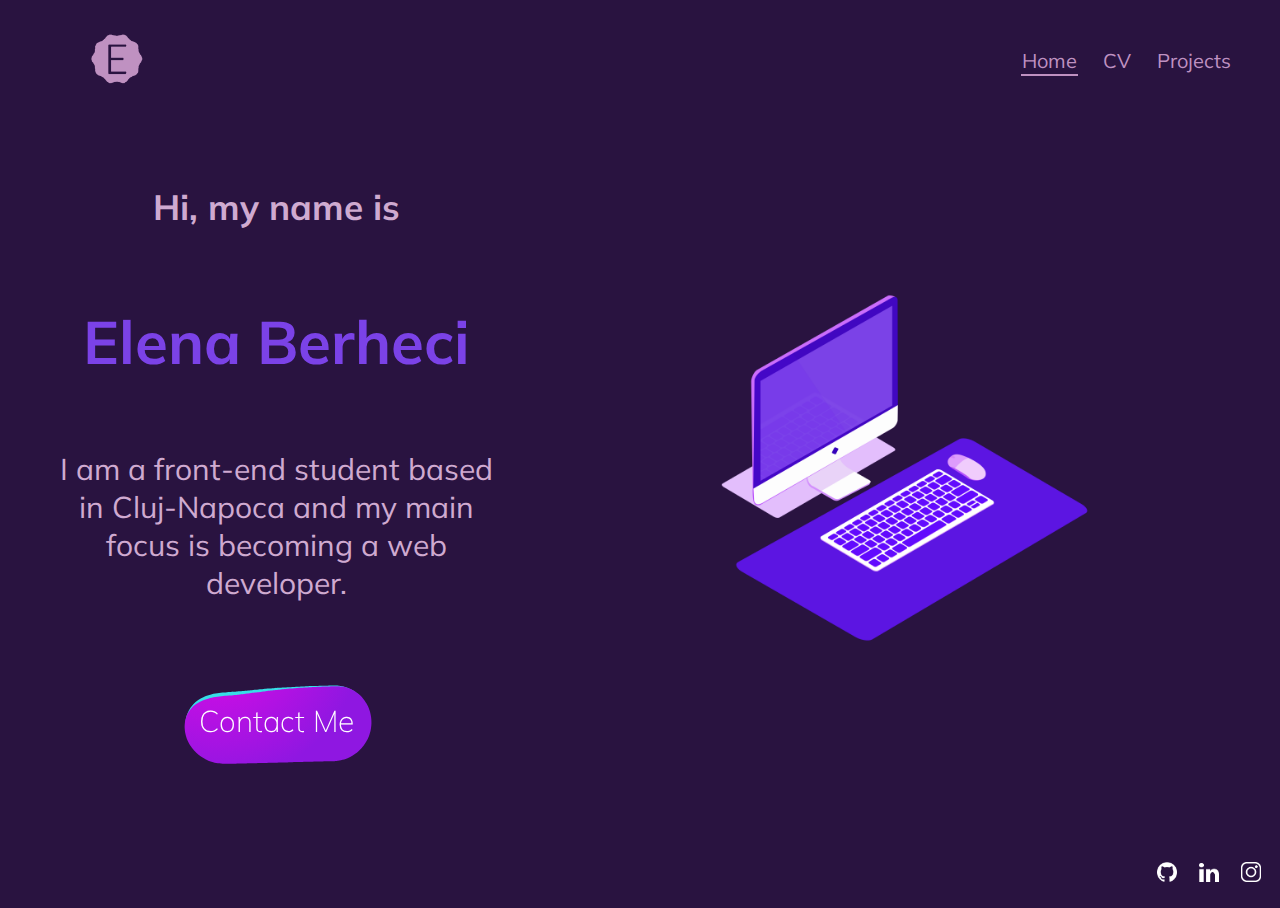
<file: index.html>
<!DOCTYPE html>
<html lang="en">
  <head>
    <meta charset="UTF-8" />
    <meta http-equiv="X-UA-Compatible" content="IE=edge" />
    <meta name="viewport" content="width=device-width, initial-scale=1.0" />
    <title>Berheci Elena</title>
    <link rel="stylesheet" href="./style.css" />
    <link
      href="https://fonts.googleapis.com/css?family=Muli"
      rel="stylesheet"
    />
  </head>
  <body>
    <header>
      <div class="logo">
        <img class="logo-image" src="images/logo.png" />
      </div>
      <div class="options">
        <a class="active" href="index.html">Home</a>
        <a href="CV.html">CV</a>
        <a href="projects.html">Projects</a>
      </div>
    </header>

    <div class="main-box">
      <div class="content">
        <h3 class="header1">Hi, my name is</h3>
        <h1 class="header2">Elena Berheci</h1>
        <p class="paragraph">
          I am a front-end student based in Cluj-Napoca and my main focus is
          becoming a web developer.
        </p>

        <a
          class="button"
          href="mailto:berhecielena@gmail.com"
          target="_blank"
          data-text="hey"
        >
          Contact Me
        </a>
      </div>
      <div class="icon">
        <img class="icon-image" src="images/icon1.png" />
      </div>
    </div>
    <script src="home.js"></script>
    
    <footer>
      <a href="https://www.linkedin.com/in/elena-berheci/" target="_blank">
        <img class="footer-icons" src="images/github.png"/>
      </a>
      <a href="https://github.com/berhecielena" target="_blank">
        <img class="footer-icons" src="images/linkedin.png"/>
      </a>
      <a href="https://www.instagram.com/elenaberheci/" target="_blank">
        <img class="footer-icons" src="images/insta.png"/>
      </a>
    </footer>

  </body>
</html>
</file>
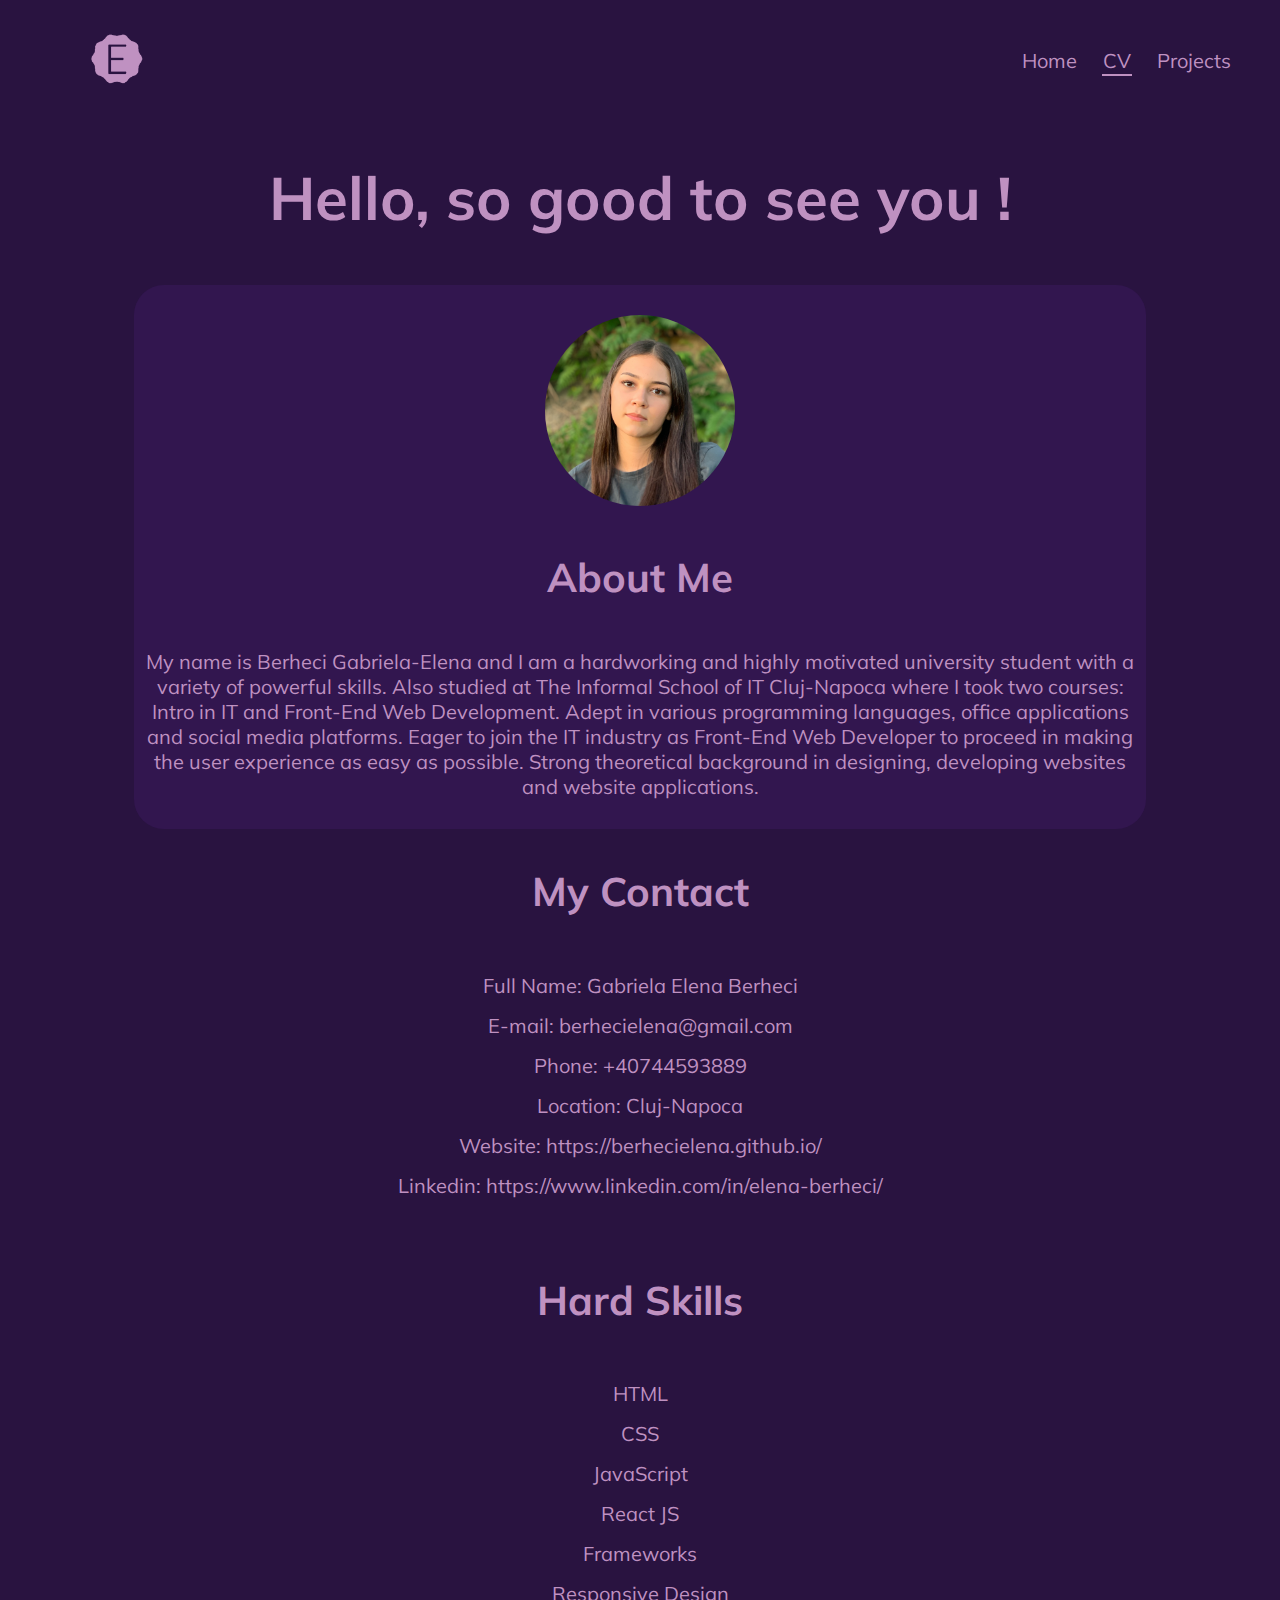
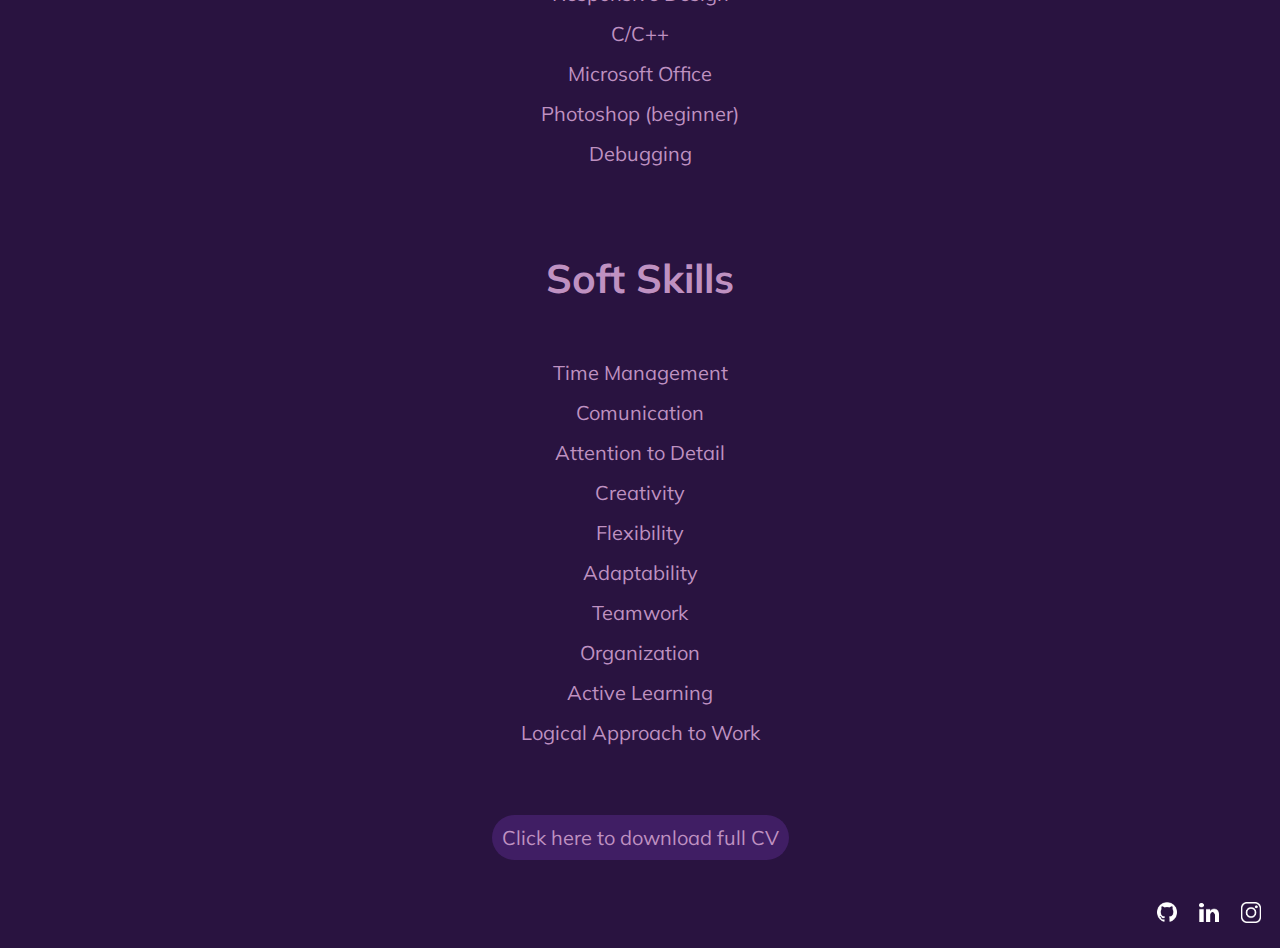
<file: CV.html>
<!DOCTYPE html>
<html lang="en">
  <head>
    <meta charset="UTF-8" />
    <meta http-equiv="X-UA-Compatible" content="IE=edge" />
    <meta name="viewport" content="width=device-width, initial-scale=1.0" />
    <title>CV</title>
    <link rel="stylesheet" href="./style.css" />
    <link
      href="https://fonts.googleapis.com/css?family=Muli"
      rel="stylesheet"
    />
  </head>
  <body>
    <header>

      <div class="logo">
        <img class="logo-image" src="images/logo.png"/>
      </div>

      <div class="options">
        <a href="index.html">Home</a>
        <a class="active" href="CV.html">CV</a>
        <a href="projects.html">Projects</a>
      </div>

    </header>
  
    <div class="hello">
      
        <div class="greeting">
          <h1>Hello, so good to see you !</h1>
        </div>
  
    </div>
  <div class="center">
    <div class="about-me">
      
      <div class="profile-picture">
        <img class="profile" src="images/profile_picture.jpeg">
      </div>

      <div class="description">
        <h1>About Me</h1>

      <p class="about-me-text">
        My name is Berheci Gabriela-Elena and I am a hardworking and highly motivated university student with 
        a variety of powerful skills. Also studied at The Informal School of IT Cluj-Napoca where I took two 
        courses: Intro in IT and Front-End Web Development. Adept in various programming languages, office 
        applications and social media platforms. Eager to join the IT industry as Front-End Web Developer to 
        proceed in making the user experience as easy as possible. Strong theoretical background in 
        designing, developing websites and website applications.
      </p>

      </div>
  
    </div>
  </div>
</div>

  <div class="box-1">
    <h1>My Contact</h1>
   <ul>
     <li>Full Name: Gabriela Elena Berheci</li>
     <li>E-mail: berhecielena@gmail.com</li>
     <li>Phone: +40744593889</li>
     <li>Location: Cluj-Napoca</li>
     <li>Website: https://berhecielena.github.io/</li>
     <li>Linkedin: https://www.linkedin.com/in/elena-berheci/</li>
   </ul>
   </div>

  <div class="hard">
     <h1>Hard Skills</h1>
    <ul>
     
      <li>HTML</li>
      <li>CSS</li>
      <li>JavaScript</li>
      <li>React JS</li>
      <li>Frameworks</li>
      <li>Responsive Design</li>
      <li>C/C++</li>
      <li>Microsoft Office</li>
      <li>Photoshop (beginner)</li>
      <li>Debugging</li>
    </ul>
    </div>
    
    <div class="soft">
    <h1>Soft Skills</h1>
    <ul>
      
      <li>Time Management</li>
      <li>Comunication</li>
      <li>Attention to Detail</li>
      <li>Creativity</li>
      <li>Flexibility</li>
      <li>Adaptability</li>
      <li>Teamwork</li>
      <li>Organization</li>
      <li>Active Learning</li>
      <li>Logical Approach to Work</li>
    </ul>
  </div>
</div>
<div class="cv-button">
<a class="download-button" href="images/CV Berheci Elena.pdf" download>Click here to download full CV</a>
</div>


    <footer>
      <a href="https://www.linkedin.com/in/elena-berheci/" target="_blank">
        <img class="footer-icons" src="images/github.png"/>
      </a>
      <a href="https://github.com/berhecielena" target="_blank">
        <img class="footer-icons" src="images/linkedin.png"/>
      </a>
      <a href="https://www.instagram.com/elenaberheci/" target="_blank">
        <img class="footer-icons" src="images/insta.png"/>
      </a>
    </footer>

  </body>
</html>
</file>
<file: style.css>
* {
  font-family: "Muli";
  box-sizing: border-box;
}

body {
  background-color: rgb(41, 19, 64);
  max-width: 100%;
}

header {
  background-color: rgb(41, 19, 64);
  display: flex;
  flex-direction: row;
  justify-content: space-between;
  align-items: center;
  height: 100px;
  margin: 10px;
}

@media (max-width: 600px) {
  header {
    flex-direction: column;
    width: auto;
    height: auto;
  }
}

.logo-image {
  width: 30%;
  height: auto;
}

.footer-icons {
  width: 20px;
  height: auto;
}

.logo {
  display: flex;
  align-items: center;
  justify-content: center;
}

.options {
  margin: 10px;
  padding: 10px;
}

@media (max-width: 600px) {
  .options {
    display: flex;
    flex-direction: row;
    align-items: center;
    justify-content: center;
  }
}

a {
  font-size: 20px;
  border: 10px;
  margin: 10px;
  padding: 1px;
  text-decoration: none;
  color: #bf91c1;
}

a:hover {
  background-color: rgba(99, 45, 156, 0.276);
}

.active {
  border-bottom: 2px solid #bf91c1;
}

@media (max-width: 600px) {
  .paragraph,
  .header1,
  .header2 {
    text-align: center;
  }
  .content {
    align-items: center;
  }
}

.main-box {
  display: flex;
  flex-direction: row;
  margin: 10px;
  padding: 10px;
  border: 10px;
}

.header1 {
  color: #cfaad0;
}

.header2 {
  color: #7b42e7;
}

.paragraph {
  color: #cfaad0;
}

.icon {
  display: flex;
  align-items: center;
  justify-content: center;
  margin: 10px;
  padding: 10px;
  border: 10px;
}

.icon-image {
  max-width: 60%;
  height: auto;
}

.content {
  font-size: 30px;
  display: flex;
  flex-direction: column;
  align-items: center;
  justify-content: center;
  text-align: center;
  margin: 10px;
  padding: 10px;
  border: 10px;
}

canvas {
  position: absolute;
  top: 50%;
  left: 50%;
  transform: translate(-50%, -50%);
  z-index: -1;
}

.button {
  background: none;
  padding: 20px;
  border-radius: 30px;
  position: relative;
  margin-top: 5px;
  display: inline-block;
  font-family: "Muli";
  color: white;
  text-decoration: none;
  z-index: 2;
  font-weight: 100;
  font-size: 30px;
  margin: 50px;
}

footer {
  display: flex;
  flex-direction: row;
  justify-content: flex-end;
  align-items: center;
  height: 50px;
}

@media (max-width: 600px) {
  footer {
    justify-content: center;
  }
}

@media (max-width: 600px) {
  .main-box {
    display: flex;
    flex-direction: column;
    justify-content: space-between;
    align-items: center;
  }
}

.hello {
  display: flex;
  flex-direction: column;
  align-items: center;
}
.description {
  display: flex;
  flex-direction: column;
  justify-content: center;
  align-items: center;
  text-align: center;
}

.message {
  display: flex;
  flex-direction: row;
  align-items: center;
  justify-content: center;
}

.greeting {
  text-align: center;
  color: #bf91c1;
  font-size: 30px;
}

.download-button {
  padding: 10px;
  border: 10px;
  background-color: rgb(64, 30, 100);
  color: #bf91c1;
  border-radius: 30px;
  cursor: pointer;
}

.cv-button {
  display: flex;
  text-align: center;
  align-items: center;
  justify-content: center;
  margin: 10px;
  padding: 10px;
  border: 10px;
}

.download-button:hover {
  background-color: rgb(79, 42, 120);
}

.profile {
  width: 20%;
  height: auto;
  border-radius: 50%;
}

@media (max-width: 600px) {
  .profile {
    width: 50%;
  }
}

.profile-picture {
  display: flex;
  align-items: center;
  justify-content: center;
  margin: 10px;
  padding: 10px;
  border: 10px;
}

.box-1 {
  color: #bf91c1;
  font-size: 20px;
  text-align: center;
}

.about-me {
  display: flex;
  flex-direction: column;
  align-items: center;
  justify-content: center;
  color: #bf91c1;
  max-width: 80%;
  height: auto;
  margin: 10px;
  padding: 10px;
  font-size: 20px;
  background-color: rgb(50, 22, 79);
  border-radius: 30px;
}

.center {
  display: flex;
  align-items: center;
  justify-content: center;
}

.contact-info {
  display: flex;
  flex-direction: column;
  color: #bf91c1;
  margin: 10px;
  padding: 10px;
  border: 10px;
  font-size: 20px;
}

.soft {
  color: #bf91c1;
  font-size: 20px;
  text-align: center;
  margin: 10px;
  padding: 10px;
  border: 10px;
}

.hard {
  color: #bf91c1;
  font-size: 20px;
  text-align: center;
  margin: 10px;
  padding: 10px;
  border: 10px;
}

ul {
  list-style: none;
  padding: 0px;
}

li {
  display: flex;
  justify-content: center;
  margin: 5px;
  padding: 5px;
}

@media (max-width: 600px) {
  .description {
    display: flex;
    flex-direction: column;
    align-items: center;
    justify-content: center;
  }
}

@media (max-width: 1500px) {
  .box-1,
  .soft,
  .hard {
    display: flex;
    flex-direction: column;
    align-items: center;
    justify-content: space-around;
  }
}

.all-projects {
  display: grid;
  grid-template-columns: repeat(2, 1fr);
  margin: 10px;
  padding: 10px;
  border: 10px;
}

.image {
  width: 100%;
  height: auto;
  border-radius: 10px;
}

.project {
  background-color: rgb(50, 22, 79);
  display: flex;
  align-items: center;
  justify-items: center;
  text-align: center;
  margin: 10px;
  padding: 10px;
  border: 10px;
  border-radius: 30px;
}

@media (max-width: 600px) {
  .all-projects {
    grid-template-columns: repeat(1, 1fr);
  }
}
</file>
